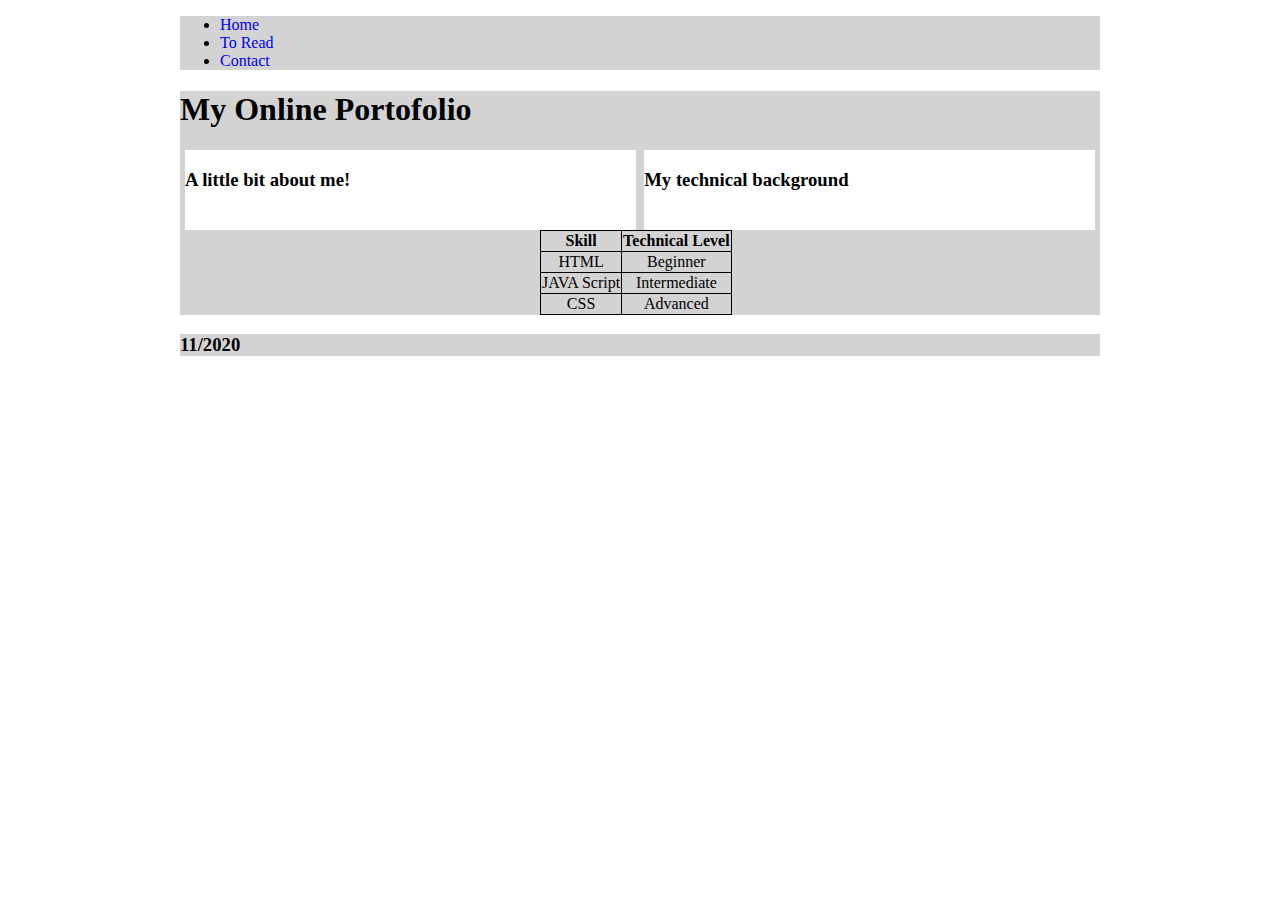
<file: MockTest/index.html>
<!DOCTYPE html>
<html>
<head>
    <title>My first styled page</title>
    <link rel="stylesheet" type="text/css" href="main.css">
    

</head>


<body>
    <div id="wrapper">
        <div id="header">
            <nav>
                 <ul>
                    <li><a href="index.html">Home</a>
                    <li><a href="todo.html">To Read</a>
                    <li><a href="Contact.html">Contact</a>
                </ul>
            </nav>
        </div>
        <div id="Main_section">
            <h1>My Online Portofolio</h1>
            <div id="About_me">
                <h3>A little bit about me!</h3>
            </div>

            <div id="Background">
                 <h3>My technical background</h3>
            </div>
<br><br>
            <table>
                <tr>
                    <th>Skill</th>
                    <th>Technical Level</th>         
                </tr>
                <tr>
                    <td>HTML</td>
                    <td>Beginner</td>        
                </tr>
                <tr>
                    <td>JAVA Script</td>
                    <td>Intermediate</td>         
                </tr>
                <tr>
                    <td>CSS</td>
                    <td>Advanced</td>         
                </tr>
            </table>
        </div>
      
        <div id="footer">
              <h3>11/2020</h3>
        </div>

    </div>


</body>


</html>
</file>
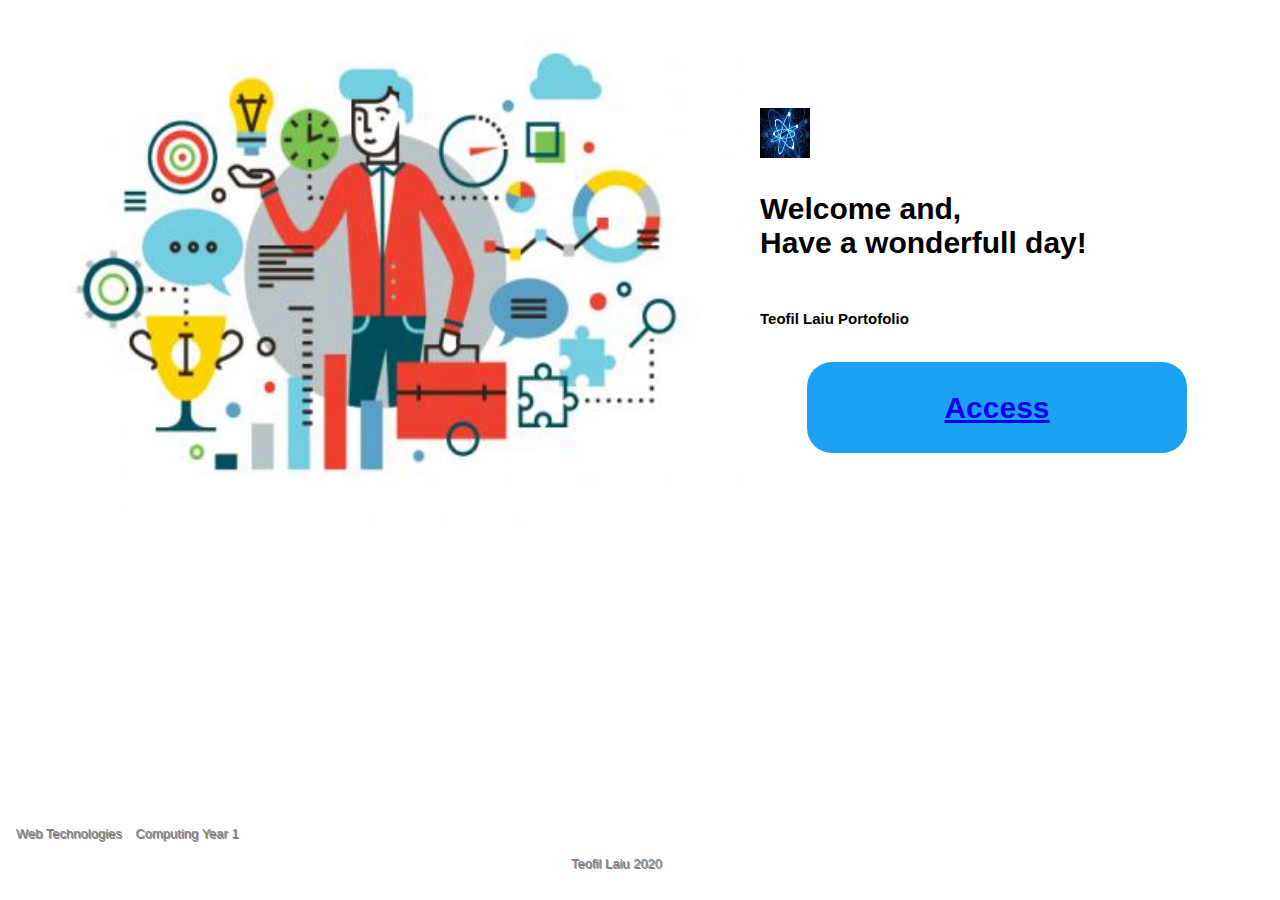
<file: Myport/index.html>
<!DOCTYPE html>
<meta charset="UTF-8">
<meta name="viewport" content="width=device-width, initial-scale=1">

<html>
    <head>
        <title>Access Page</title>     <!--Title of the Page-->
        <link rel="stylesheet" type="text/css" href="style.css">
    </head>
    <body>
        <div id="left">
            <img src="image/port.jpg" alt="port" id="port">     <!--left image-->
        </div>
        <div id="right">
            <img src="image/star.jpeg" alt="port-logo" id="port_logo">     <!--right image-->
            <p id="t1">Welcome and,<br/> Have a wonderfull day!</p>     <!--message that appears on the right side-->
            <p id="t2">Teofil Laiu Portofolio</p>
          <button id="b1"><a href="main.html">Access</a></button>     <!--Button-->
        </div>
        <div id="footer">
            <p class="para">web technologies</p>
                <p class="para">computing year 1</p>
                <p id="trademark">teofil laiu 2020</p>
        </div>
    </body>
</html>
</file>
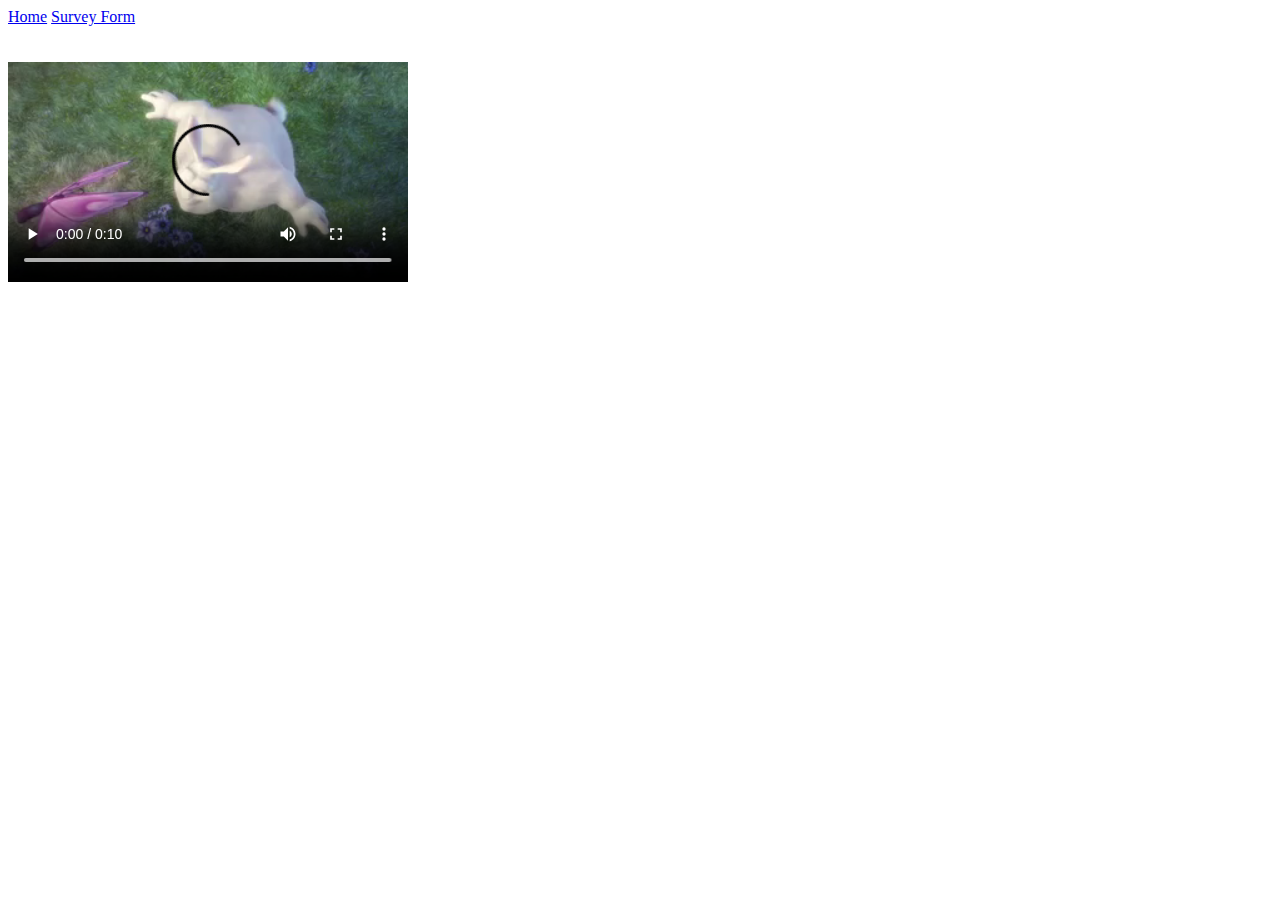
<file: Week9/index.html>
<!DOCTYPE html>

<html>
    <head>
        <title>Home Page</title>
    </head>

    <body>
        <a href="index.html">Home</a>
        <a href="survey.html">Survey Form</a>

        <br><br><br>

        <video width="400" controls>
            <source src="videos/test.mp4" type="video/mp4">
           
          </video>
    </body>



</html>
</file>
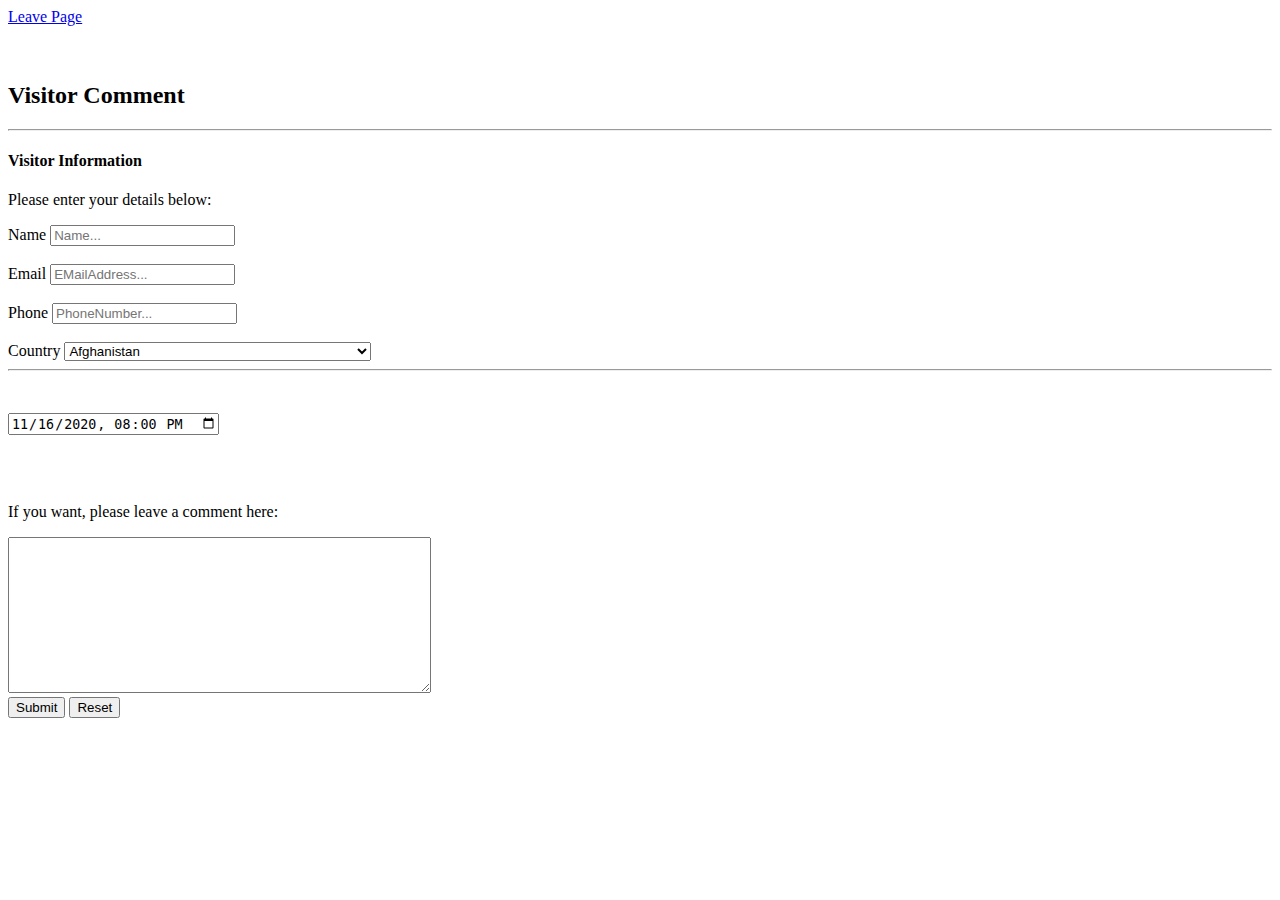
<file: Myport/comment.html>
<!DOCTYPE html>

<html>
    <head>
        <title>CommentPage</title>        <!--Title of the Page-->
        <script src="valid.js"></script>  <!--URL to external script file-->
    </head>

    <body>
        <!-- URL link of the page it goes to-->
        <a href="main.html">Leave Page</a>
        

        <br><br><br>
        
            <h2>Visitor Comment</h2>
            <hr>
            <h4>Visitor Information</h4>
            <p>Please enter your details below:</p>
            <!--Name box-->
            <label>Name  </label><input id="uname" name="userName" type="text" placeholder="Name..."><br><br>

            <!--Email box-->
            <label>Email </label><input name="email" type="email" placeholder="EMailAddress..."><br><br>

            <!--Country Dropdown--> 
            <label>Phone </label><input id="phoneNumber" name="phone" type="text" placeholder="PhoneNumber..."><br><br>
            <label for="country">Country</label>    
        
            <select id="country" name="country" class="form-control">
                <option value="Afghanistan">Afghanistan</option>
                <option value="Åland Islands">Åland Islands</option>
                <option value="Albania">Albania</option>
                <option value="Algeria">Algeria</option>
                <option value="American Samoa">American Samoa</option>
                <option value="Andorra">Andorra</option>
                <option value="Angola">Angola</option>
                <option value="Anguilla">Anguilla</option>
                <option value="Antarctica">Antarctica</option>
                <option value="Antigua and Barbuda">Antigua and Barbuda</option>        <!--List of countries-->      
                <option value="Argentina">Argentina</option>                            <!--List of countries-->
                <option value="Armenia">Armenia</option>                                <!--List of countries-->
                <option value="Aruba">Aruba</option>
                <option value="Australia">Australia</option>                            <!--List of countries-->
                <option value="Austria">Austria</option>
                <option value="Azerbaijan">Azerbaijan</option>
                <option value="Bahamas">Bahamas</option>
                <option value="Bahrain">Bahrain</option>                                <!--List of countries-->
                <option value="Bangladesh">Bangladesh</option>
                <option value="Barbados">Barbados</option>
                <option value="Belarus">Belarus</option>
                <option value="Belgium">Belgium</option>
                <option value="Belize">Belize</option>
                <option value="Benin">Benin</option>
                <option value="Bermuda">Bermuda</option>
                <option value="Bhutan">Bhutan</option>
                <option value="Bolivia">Bolivia</option>
                <option value="Bosnia and Herzegovina">Bosnia and Herzegovina</option>
                <option value="Botswana">Botswana</option>
                <option value="Bouvet Island">Bouvet Island</option>
                <option value="Brazil">Brazil</option>
                <option value="Brunei Darussalam">Brunei Darussalam</option>
                <option value="Bulgaria">Bulgaria</option>
                <option value="Burkina Faso">Burkina Faso</option>
                <option value="Burundi">Burundi</option>
                <option value="Cambodia">Cambodia</option>
                <option value="Cameroon">Cameroon</option>
                <option value="Canada">Canada</option>
                <option value="Cape Verde">Cape Verde</option>
                <option value="Cayman Islands">Cayman Islands</option>
                <option value="Central African Republic">Central African Republic</option>
                <option value="Chad">Chad</option>
                <option value="Chile">Chile</option>
                <option value="China">China</option>
                <option value="Colombia">Colombia</option>
                <option value="Comoros">Comoros</option>
                <option value="Congo">Congo</option>
                <option value="Cook Islands">Cook Islands</option>
                <option value="Costa Rica">Costa Rica</option>
                <option value="Cote D'ivoire">Cote D'ivoire</option>
                <option value="Croatia">Croatia</option>
                <option value="Cuba">Cuba</option>
                <option value="Cyprus">Cyprus</option>
                <option value="Czech Republic">Czech Republic</option>
                <option value="Denmark">Denmark</option>
                <option value="Djibouti">Djibouti</option>                                                  <!--List of countries-->
                <option value="Dominica">Dominica</option>
                <option value="Dominican Republic">Dominican Republic</option>
                <option value="Ecuador">Ecuador</option>
                <option value="Egypt">Egypt</option>
                <option value="El Salvador">El Salvador</option>
                <option value="Equatorial Guinea">Equatorial Guinea</option>
                <option value="Eritrea">Eritrea</option>
                <option value="Estonia">Estonia</option>
                <option value="Ethiopia">Ethiopia</option>
                <option value="Falkland Islands (Malvinas)">Falkland Islands (Malvinas)</option>
                <option value="Faroe Islands">Faroe Islands</option>
                <option value="Fiji">Fiji</option>
                <option value="Finland">Finland</option>
                <option value="France">France</option>
                <option value="French Guiana">French Guiana</option>
                <option value="French Polynesia">French Polynesia</option>
                <option value="French Southern Territories">French Southern Territories</option>
                <option value="Gabon">Gabon</option>
                <option value="Gambia">Gambia</option>
                <option value="Georgia">Georgia</option>
                <option value="Germany">Germany</option>
                <option value="Ghana">Ghana</option>
                <option value="Gibraltar">Gibraltar</option>
                <option value="Greece">Greece</option>                                                      <!--List of countries-->
                <option value="Greenland">Greenland</option>
                <option value="Grenada">Grenada</option>
                <option value="Guadeloupe">Guadeloupe</option>                                                          
                <option value="Guam">Guam</option>
                <option value="Guatemala">Guatemala</option>
                <option value="Guernsey">Guernsey</option>
                <option value="Guinea">Guinea</option>
                <option value="Guinea-bissau">Guinea-bissau</option>
                <option value="Guyana">Guyana</option>
                <option value="Haiti">Haiti</option>
                <option value="Vatican City State">Vatican City State</option>
                <option value="Honduras">Honduras</option>
                <option value="Hong Kong">Hong Kong</option>
                <option value="Hungary">Hungary</option>
                <option value="Iceland">Iceland</option>
                <option value="India">India</option>
                <option value="Indonesia">Indonesia</option>
                <option value="Iran, Islamic Republic of">Iran</option>
                <option value="Iraq">Iraq</option>
                <option value="Ireland">Ireland</option>
                <option value="Isle of Man">Isle of Man</option>
                <option value="Israel">Israel</option>
                <option value="Italy">Italy</option>
                <option value="Jamaica">Jamaica</option>
                <option value="Japan">Japan</option>
                <option value="Jersey">Jersey</option>
                <option value="Jordan">Jordan</option>
                <option value="Kazakhstan">Kazakhstan</option>
                <option value="Kenya">Kenya</option>
                <option value="Kiribati">Kiribati</option>
                <option value="Korea">Korea</option>                                                <!--List of countries-->
                <option value="Kuwait">Kuwait</option>                                              <!--List of countries-->
                <option value="Kyrgyzstan">Kyrgyzstan</option>
                <option value="Lao">Lao</option>
                <option value="Latvia">Latvia</option>
                <option value="Lebanon">Lebanon</option>
                <option value="Lesotho">Lesotho</option>
                <option value="Liberia">Liberia</option>
                <option value="Libyan Arab Jamahiriya">Libyan Arab Jamahiriya</option>
                <option value="Liechtenstein">Liechtenstein</option>
                <option value="Lithuania">Lithuania</option>
                <option value="Luxembourg">Luxembourg</option>
                <option value="Macao">Macao</option>
                <option value="Macedonia">Macedonia</option>
                <option value="Madagascar">Madagascar</option>
                <option value="Malawi">Malawi</option>
                <option value="Malaysia">Malaysia</option>
                <option value="Maldives">Maldives</option>
                <option value="Mali">Mali</option>
                <option value="Malta">Malta</option>
                <option value="Marshall Islands">Marshall Islands</option>
                <option value="Martinique">Martinique</option>
                <option value="Mauritania">Mauritania</option>
                <option value="Mauritius">Mauritius</option>
                <option value="Mayotte">Mayotte</option>
                <option value="Mexico">Mexico</option>
                <option value="Micronesia, Federated States of">Micronesia Federated States</option>
                <option value="Moldova, Republic of">Moldova Republic</option>
                <option value="Monaco">Monaco</option>
                <option value="Mongolia">Mongolia</option>
                <option value="Montenegro">Montenegro</option>
                <option value="Montserrat">Montserrat</option>
                <option value="Morocco">Morocco</option>
                <option value="Mozambique">Mozambique</option>
                <option value="Myanmar">Myanmar</option>
                <option value="Namibia">Namibia</option>
                <option value="Nauru">Nauru</option>
                <option value="Nepal">Nepal</option>
                <option value="Netherlands">Netherlands</option>
                <option value="Netherlands Antilles">Netherlands Antilles</option>
                <option value="New Caledonia">New Caledonia</option>
                <option value="New Zealand">New Zealand</option>
                <option value="Nicaragua">Nicaragua</option>
                <option value="Niger">Niger</option>
                <option value="Nigeria">Nigeria</option>
                <option value="Niue">Niue</option>
                <option value="Norfolk Island">Norfolk Island</option>
                <option value="Northern Mariana Islands">Northern Mariana Islands</option>
                <option value="Norway">Norway</option>
                <option value="Oman">Oman</option>
                <option value="Pakistan">Pakistan</option>
                <option value="Palau">Palau</option>
                <option value="Panama">Panama</option>
                <option value="Papua New Guinea">Papua New Guinea</option>
                <option value="Paraguay">Paraguay</option>
                <option value="Peru">Peru</option>
                <option value="Philippines">Philippines</option>
                <option value="Pitcairn">Pitcairn</option>
                <option value="Poland">Poland</option>
                <option value="Portugal">Portugal</option>
                <option value="Puerto Rico">Puerto Rico</option>
                <option value="Qatar">Qatar</option>
                <option value="Reunion">Reunion</option>
                <option value="Romania">Romania</option>
                <option value="Russian Federation">Russian Federation</option>
                <option value="Rwanda">Rwanda</option>
                <option value="Saint Helena">Saint Helena</option>
                <option value="Saint Kitts and Nevis">Saint Kitts and Nevis</option>
                <option value="Saint Lucia">Saint Lucia</option>
                <option value="Saint Pierre and Miquelon">Saint Pierre and Miquelon</option>
                <option value="Saint Vincent and The Grenadines">Saint Vincent and The Grenadines</option>
                <option value="Samoa">Samoa</option>
                <option value="San Marino">San Marino</option>
                <option value="Sao Tome and Principe">Sao Tome and Principe</option>
                <option value="Saudi Arabia">Saudi Arabia</option>
                <option value="Senegal">Senegal</option>
                <option value="Serbia">Serbia</option>
                <option value="Seychelles">Seychelles</option>
                <option value="Sierra Leone">Sierra Leone</option>
                <option value="Singapore">Singapore</option>        
                <option value="Slovakia">Slovakia</option>
                <option value="Slovenia">Slovenia</option>
                <option value="Solomon Islands">Solomon Islands</option>
                <option value="Somalia">Somalia</option>
                <option value="South Africa">South Africa</option>
                <option value="South Georgia and The South Sandwich Islands">South Georgia and The South Sandwich Islands</option>
                <option value="Spain">Spain</option>
                <option value="Sri Lanka">Sri Lanka</option>
                <option value="Sudan">Sudan</option>
                <option value="Suriname">Suriname</option>
                <option value="Svalbard and Jan Mayen">Svalbard and Jan Mayen</option>
                <option value="Swaziland">Swaziland</option>
                <option value="Sweden">Sweden</option>
                <option value="Switzerland">Switzerland</option>
                <option value="Syrian Arab Republic">Syrian Arab Republic</option>
                <option value="Taiwan, Province of China">Taiwan, Province of China</option>
                <option value="Tajikistan">Tajikistan</option>
                <option value="Tanzania">Tanzania</option>
                <option value="Thailand">Thailand</option>
                <option value="Timor-leste">Timor-leste</option>
                <option value="Togo">Togo</option>
                <option value="Tokelau">Tokelau</option>
                <option value="Tonga">Tonga</option>
                <option value="Trinidad and Tobago">Trinidad and Tobago</option>
                <option value="Tunisia">Tunisia</option>
                <option value="Turkey">Turkey</option>
                <option value="Turkmenistan">Turkmenistan</option>
                <option value="Turks and Caicos Islands">Turks and Caicos Islands</option>
                <option value="Tuvalu">Tuvalu</option>
                <option value="Uganda">Uganda</option>
                <option value="Ukraine">Ukraine</option>
                <option value="United Arab Emirates">United Arab Emirates</option>
                <option value="United Kingdom">United Kingdom</option>
                <option value="United States">United States</option>
                <option value="Uruguay">Uruguay</option>
                <option value="Uzbekistan">Uzbekistan</option>
                <option value="Vanuatu">Vanuatu</option>
                <option value="Venezuela">Venezuela</option>
                <option value="Viet Nam">Viet Nam</option>
                <option value="Virgin Islands, British">Virgin Islands, British</option>
                <option value="Virgin Islands, U.S.">Virgin Islands, U.S.</option>
                <option value="Wallis and Futuna">Wallis and Futuna</option>
                <option value="Western Sahara">Western Sahara</option>
                <option value="Yemen">Yemen</option>
                <option value="Zambia">Zambia</option>
                <option value="Zimbabwe">Zimbabwe</option>          
            </select>                               <!--End of the countries List-->
           
            <hr>
            <br>
            <p><input class="w3-input w3-padding-16 w3-border" type="datetime-local" placeholder="Date and time" required name="date" value="2020-11-16T20:00"></p>  <!--Select Date-->
            
            <br><br>
            <p>If you want, please leave a comment here:</p>
            <textarea cols="50" rows="10"></textarea>
            <br>
            <!--Submit button with no-->
            <button>Submit</button>     <input type="reset" value="Reset">  <!--Reset button-->
                                  
        
    </body>
</html>
</file>
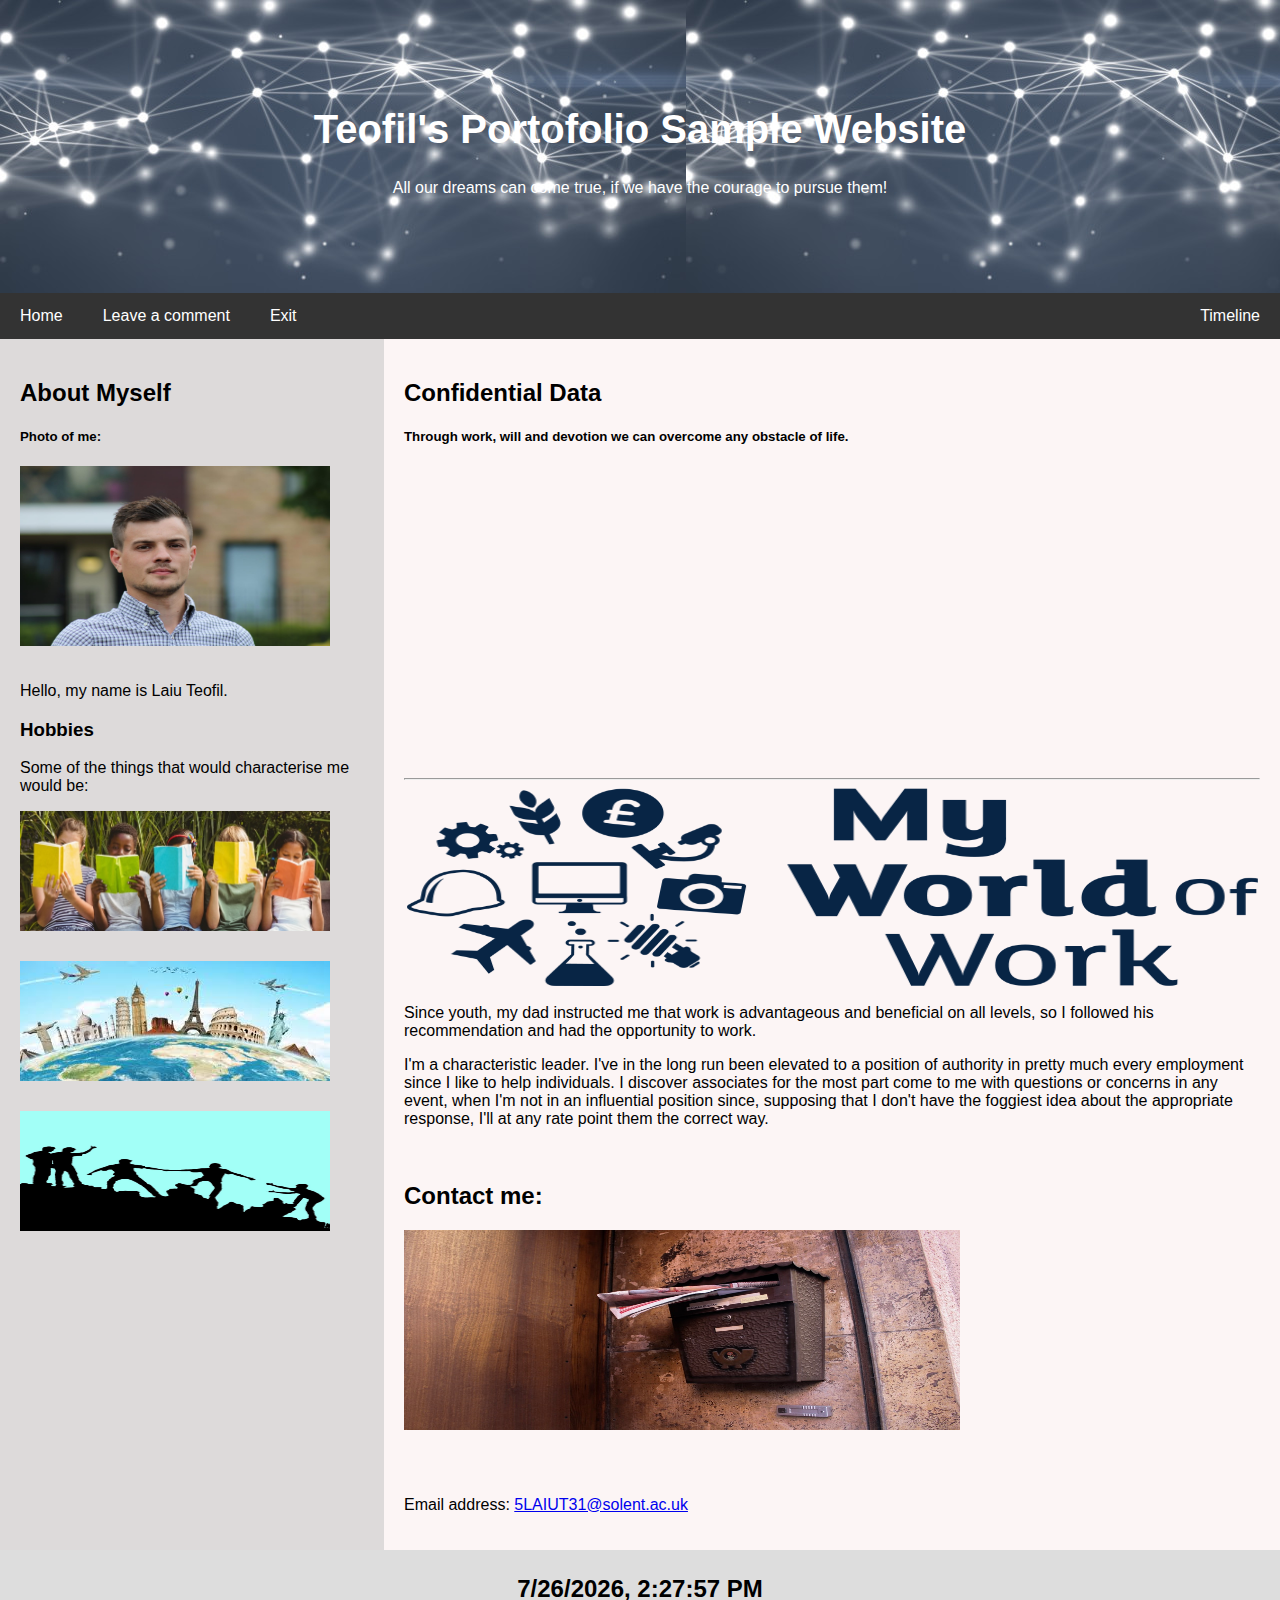
<file: Myport/main.html>
<!DOCTYPE html>
<html lang="en">
<head>
<title>MainPage</title>
<meta charset="UTF-8">
<meta name="viewport" content="width=device-width, initial-scale=1">
<style>
  * {
    box-sizing: border-box;
}
    /*This is the style for the main.html page*/

/* Style the body of the page */
  body {
    font-family: Arial, Helvetica, sans-serif;
    margin: 0;
}

/* Header*/
  .header {
    padding: 80px;
    text-align: center;
    background-image:url(image/pic.jpeg);
    color: white;
}

/* Increase the font size of the heading */
  .header h1 {
    font-size: 40px;
}

/* Style the top navigation bar */
  .navbar {
    overflow: hidden;
    background-color: #333;
}

/* Style the navigation bar links */
  .navbar a {
    float: left;
    display: block;
    color: white;
    text-align: center;
    padding: 14px 20px;
    text-decoration: none;
}

/* Right-aligned link */
  .navbar a.right {
    float: right;
}

/* Change color on hover */
  .navbar a:hover {
    background-color: rgb(211, 212, 236);
    color: rgb(2, 2, 2);
}

/* Column container */
  .row {  
    display: -ms-flexbox; 
    display: flex;
    -ms-flex-wrap: wrap; 
    flex-wrap: wrap;
}

/* Create two unequal columns that sits next to each other */
/* Sidebar/left column */
  .side {
    -ms-flex: 30%; 
    flex: 30%;
    background-color: #dddada;
    padding: 20px;
}

/* Main column */
  .main {   
    -ms-flex: 70%; 
    flex: 70%;
    background-color: rgb(252, 245, 245);
    padding: 20px;
}

  .img:hover {
    width: 100%;
    padding: 20px;
    box-shadow: rgba(11, 91, 117, 0.5);
    transform: scaleX(-1);
    
  
}

/* Footer */
  .footer {
    padding: 1px;
    text-align: center;
    background: #ddd;
}

/* Responsive layout - when the screen is less than 700px wide, make the two columns stack on top of each other instead of next to each other */
@media screen and (max-width: 700px) {
  .row {   
    flex-direction: column;
  }
}

/* Responsive layout - when the screen is less than 400px wide, make the navigation links stack on top of each other instead of next to each other */
@media screen and (max-width: 400px) {
  .navbar a {
    float: none;
    width: 100%;
  }
}
</style>
</head>

<body>
<!--This is header-->
<div class="header">
  <h1>Teofil's Portofolio Sample Website</h1>
  <p>All our dreams can come true, if we have the courage to pursue them!</p>
</div>

<div class="navbar">
  <a href="main.html">Home</a>
  <a href="comment.html">Leave a comment</a>
  <a href="index.html">Exit</a>
  <a href="timeline.html" class="right">Timeline</a>
</div>

<div class="row">
  <div class="side">
    <h2>About Myself</h2>
    <h5>Photo of me:</h5>
    <!--I had to include the style inside the code,to make each image react separetly-->
    <div class="img" style="height:200px;"><img src="image/me.jpeg" height= "180px" width="90%" ></div>
    <p>Hello, my name is Laiu Teofil.</p>
    <h3>Hobbies</h3>
    <p>Some of the things that would characterise me would be:</p>
    <div class="img" style="height:60px;"><img src="image/reading.jpeg" height= "120px" width="90%"></div><br><br><br><br><br>
    <div class="img" style="height:60px;"><img src="image/travel.jpg" height= "120px" width="90%"></div><br><br><br><br><br>
    <div class="img" style="height:60px;"><img src="image/helping.jpg" height="120px" width="90%"></div>
    </div>
  <div class="main">
    <h2>Confidential Data</h2>
    <h5>Through work, will and devotion we can overcome any obstacle of life.</h5>
    
    <!-- Youtube video section -->
    <iframe width="100%" height="300px" src="https://www.youtube.com/embed/3vN-6A2zbsk" frameborder="0" allow="accelerometer; autoplay; clipboard-write; encrypted-media; gyroscope; picture-in-picture" allowfullscreen></iframe>
    <hr>
    <!--the image under the youtube video-->
    <div class id="img1" style="height:200px;"><img src="image/work.png" height="200px" width="100%"></div>
    <p>Since youth, my dad instructed me that work is advantageous and beneficial on all levels, so I followed his recommendation and had the opportunity to work.</p>
    <p>I'm a characteristic leader. I've in the long run been elevated to a position of authority in pretty much every employment since I like to help individuals. I discover associates for the most part come to me with questions or concerns in any event, when I'm not in an influential position since, supposing that I don't have the foggiest idea about the appropriate response, I'll at any rate point them the correct way.</p>
    <br>
    <h2>Contact me:</h2>
    <div class id="img3" style="height:250px;"><img src="image/email.jpg" height="200px" width="65%"></div>
    <p>Email address: <a href="mailto:5LAIUT31@solent.ac.uk">5LAIUT31@solent.ac.uk</a></p>
  </div>
</div>

  <div class="footer">
    <h2><p><span id="date"></span></p>

      <script>
      var dt = new Date();
      document.getElementById("date").innerHTML = dt.toLocaleString();
      </script></h2>
  </div>


</body>
</html>
</file>
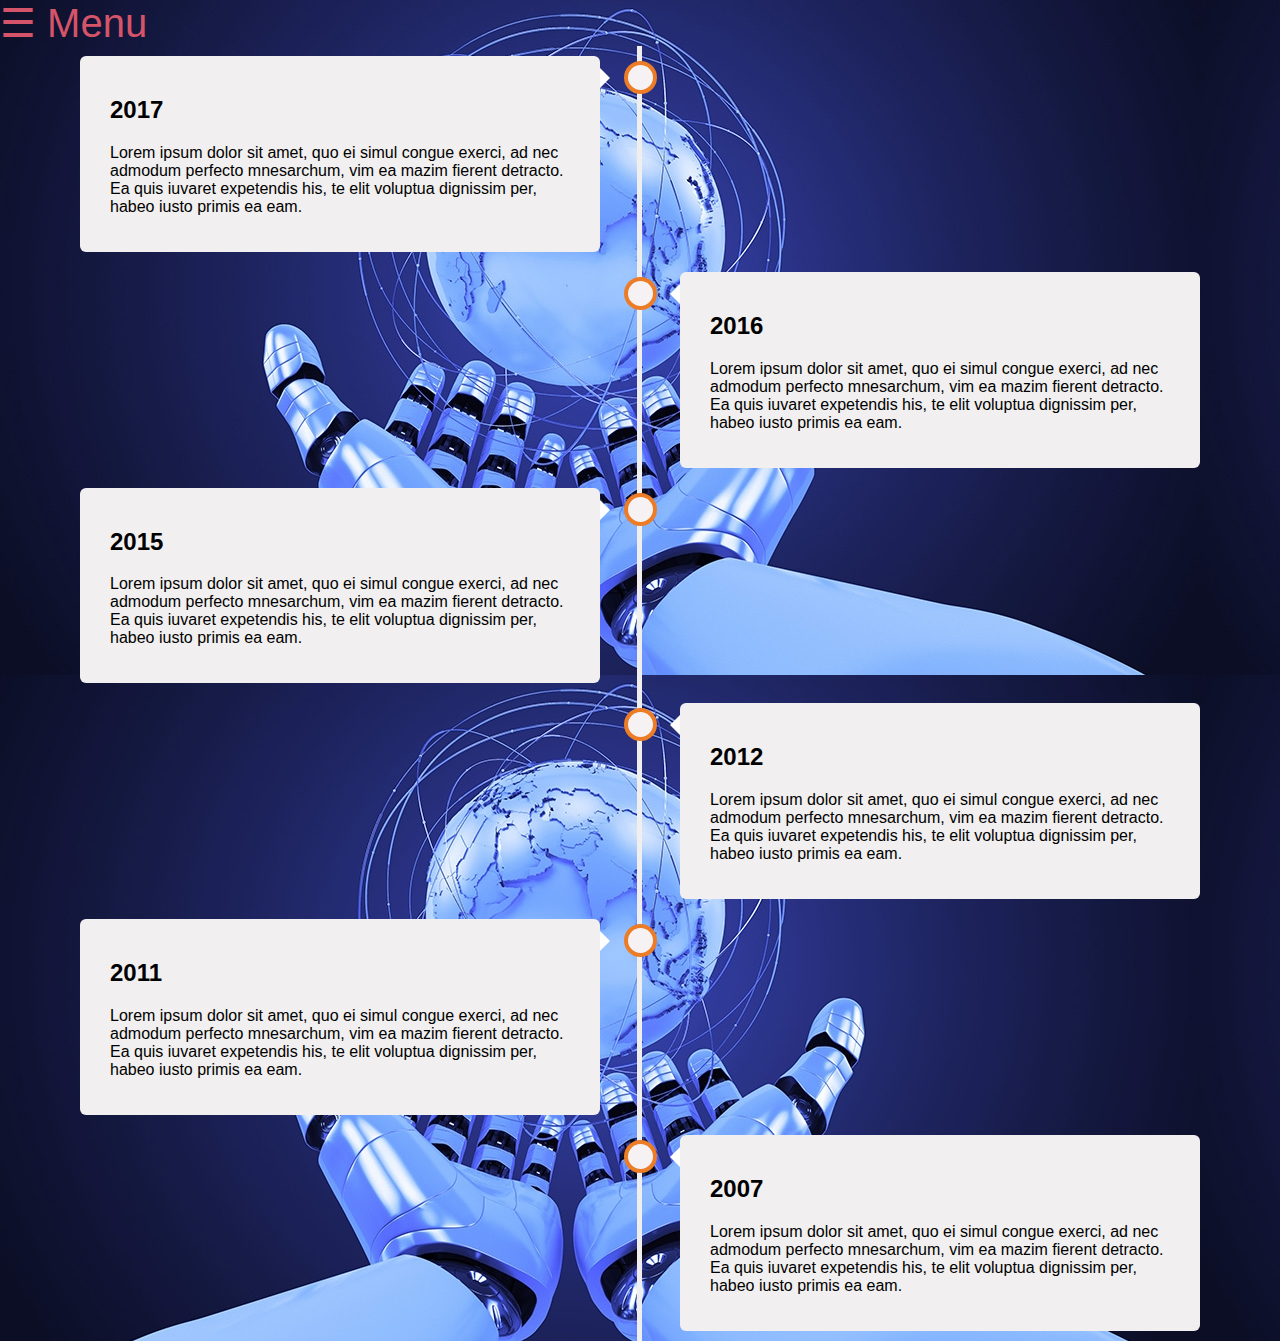
<file: Myport/timeline.html>
<!DOCTYPE html>
<html>
<head>
    <title>Timeline</title>
<meta name="viewport" content="width=device-width, initial-scale=1">
<style>
* {
  box-sizing: border-box;
}

body,html {
    height:100%;
    margin:0%;
    background-image:url(image/hand.jpg);
    font-family: Helvetica, sans-serif;
}
* {
  box-sizing: border-box;
}
.sidenav {
  height: 100%;
  width: 0;
  position: fixed;
  z-index: 1;
  top: 0;
  left: 0;
  background-color: rgb(73, 71, 71);
  overflow-x: hidden;
  transition: 0.5s;
  padding-top: 60px;
  opacity:0.5;
}

.sidenav a {
  padding: 8px 8px 8px 32px;
  text-decoration: none;
  font-size: 25px;
  color: #818181;
  display: block;
  transition: 0.3s;
}

.sidenav a:hover {
  color: #f1f1f1;
}

.sidenav .closebtn {
  position: absolute;
  top: 0;
  right: 25px;
  font-size: 35px;
  margin-left: 50px;
}

@media screen and (max-height: 450px) {
  .sidenav {padding-top: 16px;}
  .sidenav a {font-size: 17px;}
}

/* The actual timeline (the vertical ruler) */
.timeline {
  position: relative;
  max-width: 1200px;
  margin: 0 auto;
}

/* The actual timeline (the vertical ruler) */
.timeline::after {
  content: '';
  position: absolute;
  width: 5px;
  background-color: rgb(241, 238, 238);
  top: 0;
  bottom: 0;
  left: 50%;
  margin-left: -3px;
}

/* Container around content */
.container {
  padding: 10px 40px;
  position: relative;
  background-color: inherit;
  width: 50%;
}

/* The circles on the timeline */
.container::after {
  content: '';
  position: absolute;
  width: 25px;
  height: 25px;
  right: -17px;
  background-color: rgb(246, 241, 243);
  border: 4px solid #ec7c26;
  top: 15px;
  border-radius: 50%;
  z-index: 1;
}

/* Place the container to the left */
.left {
  left: 0;
}

/* Place the container to the right */
.right {
  left: 50%;
}

/* Add arrows to the left container (pointing right) */
.left::before {
  content: " ";
  height: 0;
  position: absolute;
  top: 22px;
  width: 0;
  z-index: 1;
  right: 30px;
  border: medium solid rgb(235, 235, 235);
  border-width: 10px 0 10px 10px;
  border-color: transparent transparent transparent white;
}

/* Add arrows to the right container (pointing left) */
.right::before {
  content: " ";
  height: 0;
  position: absolute;
  top: 22px;
  width: 0;
  z-index: 1;
  left: 30px;
  border: medium solid rgb(247, 243, 243);
  border-width: 10px 10px 10px 0;
  border-color: transparent white transparent transparent;
}

/* Fix the circle for containers on the right side */
.right::after {
  left: -16px;
}

/* The actual content */
.content {
  padding: 20px 30px;
  background-color: rgb(241, 239, 239);
  position: relative;
  border-radius: 6px;
}

/* Media queries - Responsive timeline on screens less than 600px wide */
@media screen and (max-width: 600px) {
  /* Place the timelime to the left */
  .timeline::after {
  left: 31px;
  }
  
  /* Full-width containers */
  .container {
  width: 100%;
  padding-left: 70px;
  padding-right: 25px;
  }
  
  /* Make sure that all arrows are pointing leftwards */
  .container::before {
  left: 60px;
  border: medium solid rgb(247, 244, 244);
  border-width: 10px 10px 10px 0;
  border-color: transparent rgb(245, 243, 243) transparent transparent;
  }

  /* Make sure all circles are at the same spot */
  .left::after, .right::after {
  left: 15px;
  }
  
  /* Make all right containers behave like the left ones */
  .right {
  left: 0%;
  }
}
</style>
</head>
<body>
    <div id="mySidenav" class="sidenav">
        <a href="javascript:void(0)" class="closebtn" onclick="closeNav()">&times;</a>
        <a href="main.html">Home</a>
        <a href="comment.html">Comment</a>
      </div>
      <span style="font-size:40px;cursor:pointer;color:#d65469" onclick="openNav()">&#9776; Menu</span>
      
      <script>
      function openNav() {
        document.getElementById("mySidenav").style.width = "250px";
      }
      
      function closeNav() {
        document.getElementById("mySidenav").style.width = "0";
      }
      </script>

<div class="timeline">
  <div class="container left">
    <div class="content">
      <h2>2017</h2>
      <p>Lorem ipsum dolor sit amet, quo ei simul congue exerci, ad nec admodum perfecto mnesarchum, vim ea mazim fierent detracto. Ea quis iuvaret expetendis his, te elit voluptua dignissim per, habeo iusto primis ea eam.</p>
    </div>
  </div>

  <div class="container right">
    <div class="content">
      <h2>2016</h2>
      <p>Lorem ipsum dolor sit amet, quo ei simul congue exerci, ad nec admodum perfecto mnesarchum, vim ea mazim fierent detracto. Ea quis iuvaret expetendis his, te elit voluptua dignissim per, habeo iusto primis ea eam.</p>
    </div>
  </div>

  <div class="container left">
    <div class="content">
      <h2>2015</h2>
      <p>Lorem ipsum dolor sit amet, quo ei simul congue exerci, ad nec admodum perfecto mnesarchum, vim ea mazim fierent detracto. Ea quis iuvaret expetendis his, te elit voluptua dignissim per, habeo iusto primis ea eam.</p>
    </div>
  </div>

  <div class="container right">
    <div class="content">
      <h2>2012</h2>
      <p>Lorem ipsum dolor sit amet, quo ei simul congue exerci, ad nec admodum perfecto mnesarchum, vim ea mazim fierent detracto. Ea quis iuvaret expetendis his, te elit voluptua dignissim per, habeo iusto primis ea eam.</p>
    </div>
  </div>

  <div class="container left">
    <div class="content">
      <h2>2011</h2>
      <p>Lorem ipsum dolor sit amet, quo ei simul congue exerci, ad nec admodum perfecto mnesarchum, vim ea mazim fierent detracto. Ea quis iuvaret expetendis his, te elit voluptua dignissim per, habeo iusto primis ea eam.</p>
    </div>
  </div>

  <div class="container right">
    <div class="content">
      <h2>2007</h2>
      <p>Lorem ipsum dolor sit amet, quo ei simul congue exerci, ad nec admodum perfecto mnesarchum, vim ea mazim fierent detracto. Ea quis iuvaret expetendis his, te elit voluptua dignissim per, habeo iusto primis ea eam.</p>
    </div>
  </div>
</div>

</body>
</html>
</file>
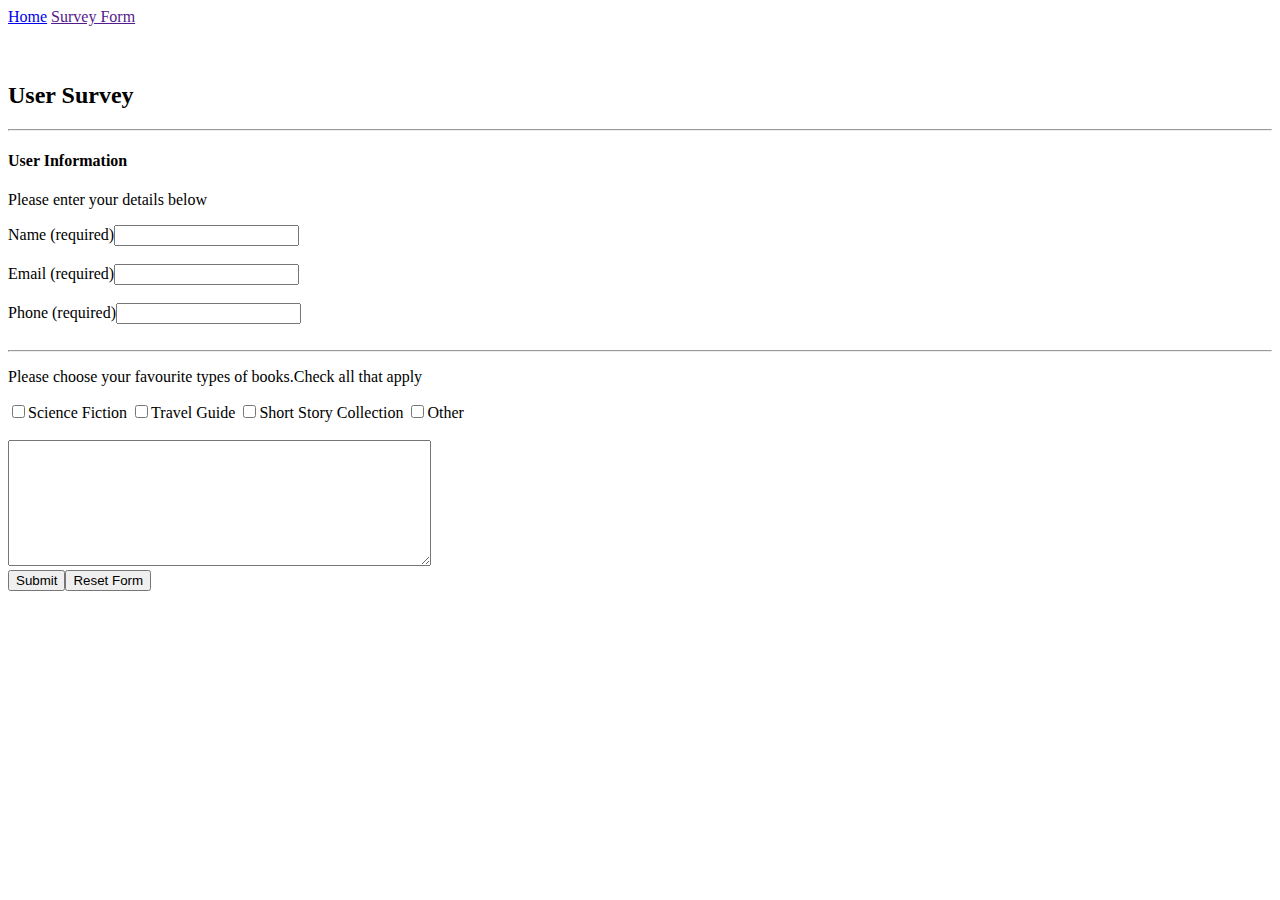
<file: Week9/survey.html>
<!DOCTYPE html>

<html>
    <head>
        <title>Survey Form</title>
        <script src="validation.js"></script>
    </head>

    <body>
        <a href="index.html">Home</a>
        <a href="">Survey Form</a>

        <br><br><br>
        
            <h2>User Survey</h2>
            <hr>
            <h4>User Information</h4>
            <p>Please enter your details below</p>

            <label>Name (required)</label><input id="uname" name="userName" type="text"><br><br>
            <label>Email (required)</label><input name="email" type="email"><br><br>
            <label>Phone (required)</label><input id="phoneNumber" name="phone" type="text"><br><br>
            <hr>
            <p>Please choose your favourite types of books.Check all that apply</p>
            <input name="bookChoice0" type="checkbox"><label>Science Fiction</label>
            <input name="bookChoice1" type="checkbox"><label>Travel Guide</label>
            <input name="bookChoice2" type="checkbox"><label>Short Story Collection</label>
            <input name="bookChoice3" type="checkbox"><label>Other</label>
            <br><br>
            <textarea cols="50" rows="8"></textarea>
            <br>
            <button onclick="validNo()">Submit</button><button>Reset Form</button>
        
    </body>
</html>
</file>
<file: MockTest/main.css>
table, td, tr, th{
    text-align: center;
    border: 1px solid;
    border-collapse: collapse;
    margin-left: 360px;
}
#wrapper{
    width: 920px;
    margin: auto;
}
#header{
    background-color:  lightgray;
}
#Main_section{
    background-color: lightgray;

}
#footer{
    background-color: lightgray;
}
a{
    text-decoration: none;
}
#About_me{
    height: 80px;
    background-color: white;
    margin-left:5px;
    width: 49%;
    float: left;
}
#Background{
    height: 80px;
    background-color: white;
    margin-right:5px;
    width: 49%;
    float: right;
}
</file>
<file: Myport/style.css>
/*This is the style for the first page called index.html*/
*{
    margin: none;
    padding:none;
}

#left{
    width: 50%;
    height: 450px;
    float: left;
}

#right{
    width: 50%;
    height: 450px;
    float: right;
}

#footer{
    position: absolute;
    left: 0;
    bottom: 0;
    font-size: 13px;
    color: gray;
    margin-left: 11px;
    margin-bottom: 16px;
    font-family: Helvetica;
    text-shadow: 1px 1px;
    text-transform: capitalize;
}

#left img{
    width: 117%;
    height: 520px;
    }

#right img{
    width: 50px;
    height: 50px;
    margin-top: 100px;
    margin-left: 120px;
    transform: scaleX(-1);
    box-shadow: rgba(11, 91, 117, 0.5);
    }

#t1 {
    margin-left: 120px;
    color: black;
    margin-top: 30px;
    font-family: Helvetica;
    font-size: 30px;
    font-weight: bold;
}

#t2{
    margin-left: 120px;
    color: black;
    margin-top: 50px;
    font-family: Helvetica; 
    font-size: 15px;
    font-weight: bold;
}

#b1{
    width: 380px;
    height: 91px;
    margin-left: 167px;
    margin-top: 20px;
    background-color: #1DA1F2;
    border-radius: 25px;
    color: white;
    border: 0px;
    font-weight: bold;
    font-size: 30px;
}

#trademark{
    margin-left: 560px;
    margin-top: 10px;
}

.para{
    display: inline-block;
    margin: 5px;
    
}

#footer p:hover{
    text-decoration: underline;
    cursor: pointer;
}

#right button:hover{
    filter: brightness(90%);
    box-shadow: 0 5px 6px 0 rgba(0,0,0,0.24),0 17px 50px 0 rgba(0,0,0,0.19);
}

/*Style for the second page named main.html*/

.img{
    border-radius: 5px;
    cursor: pointer;
    transition: 0.3s;
  }
  
  #tick{
      float:left;
      position:relative;
  }
</file>
